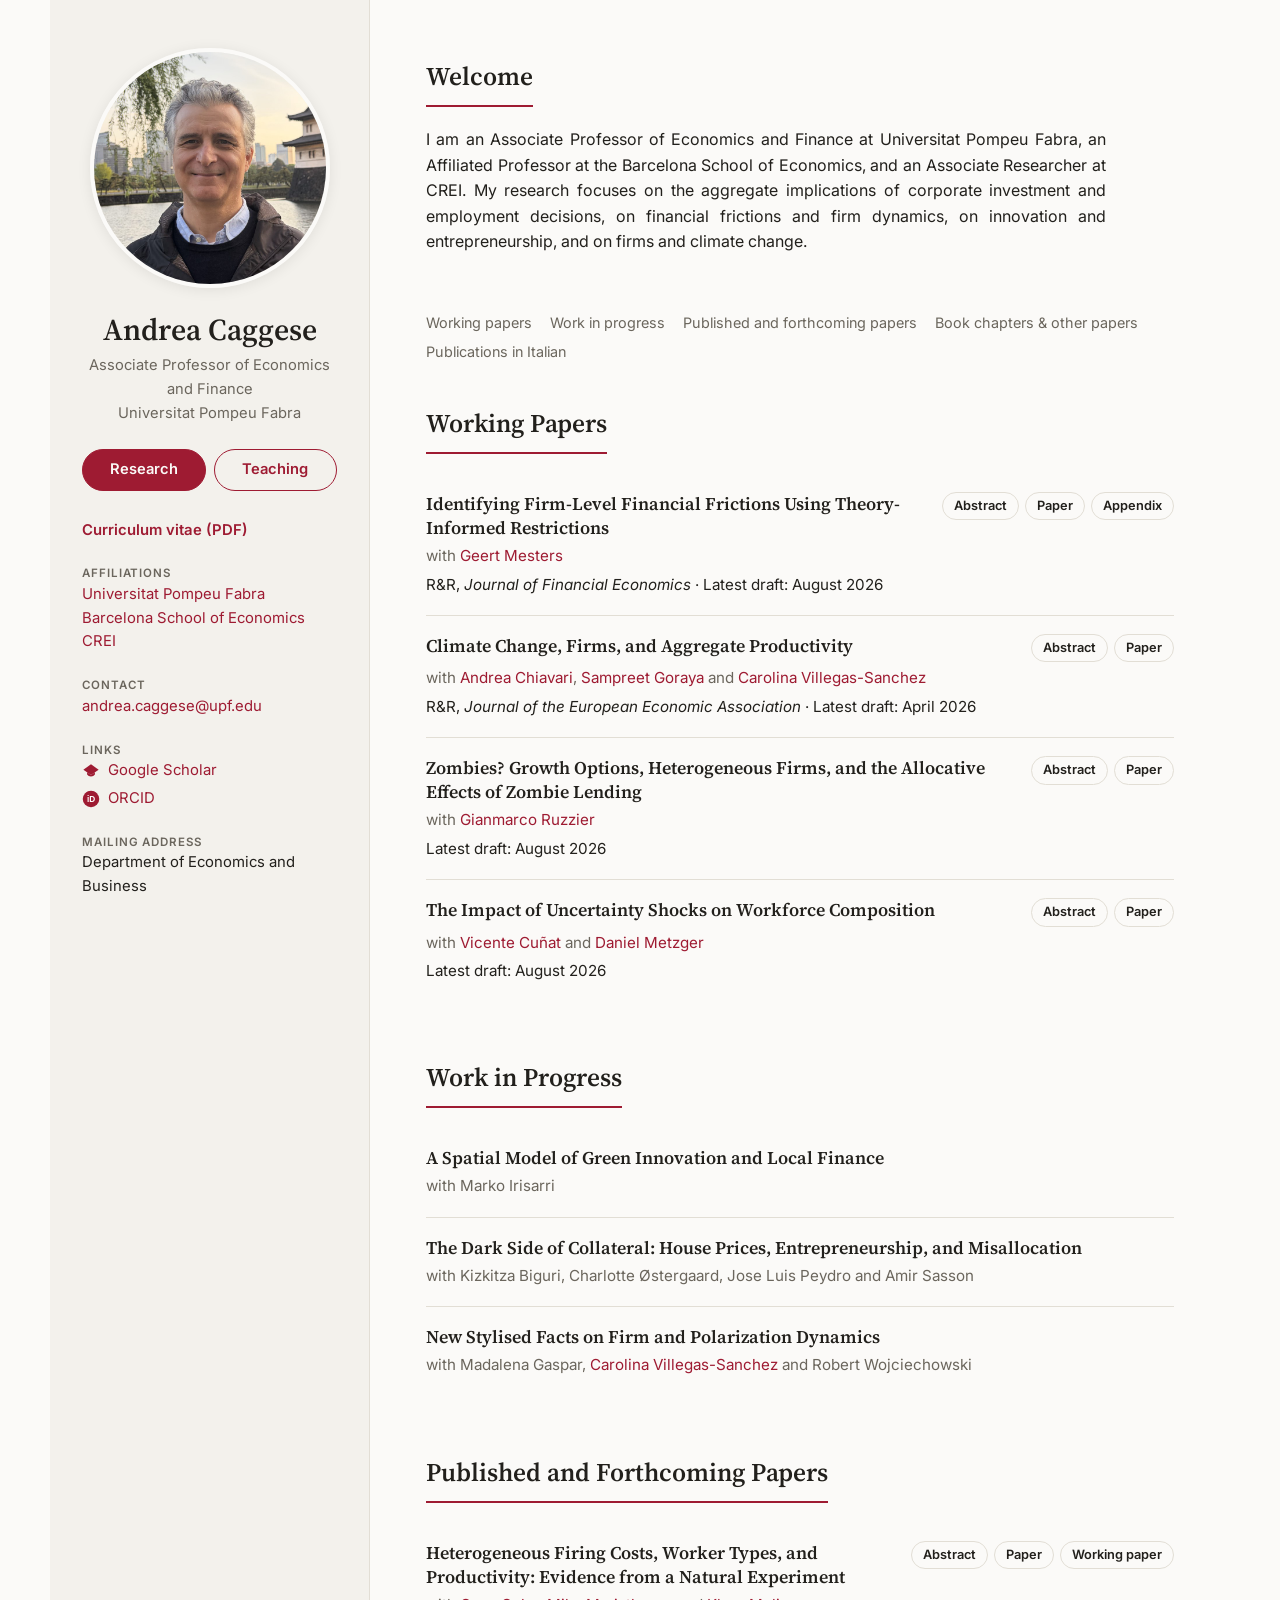
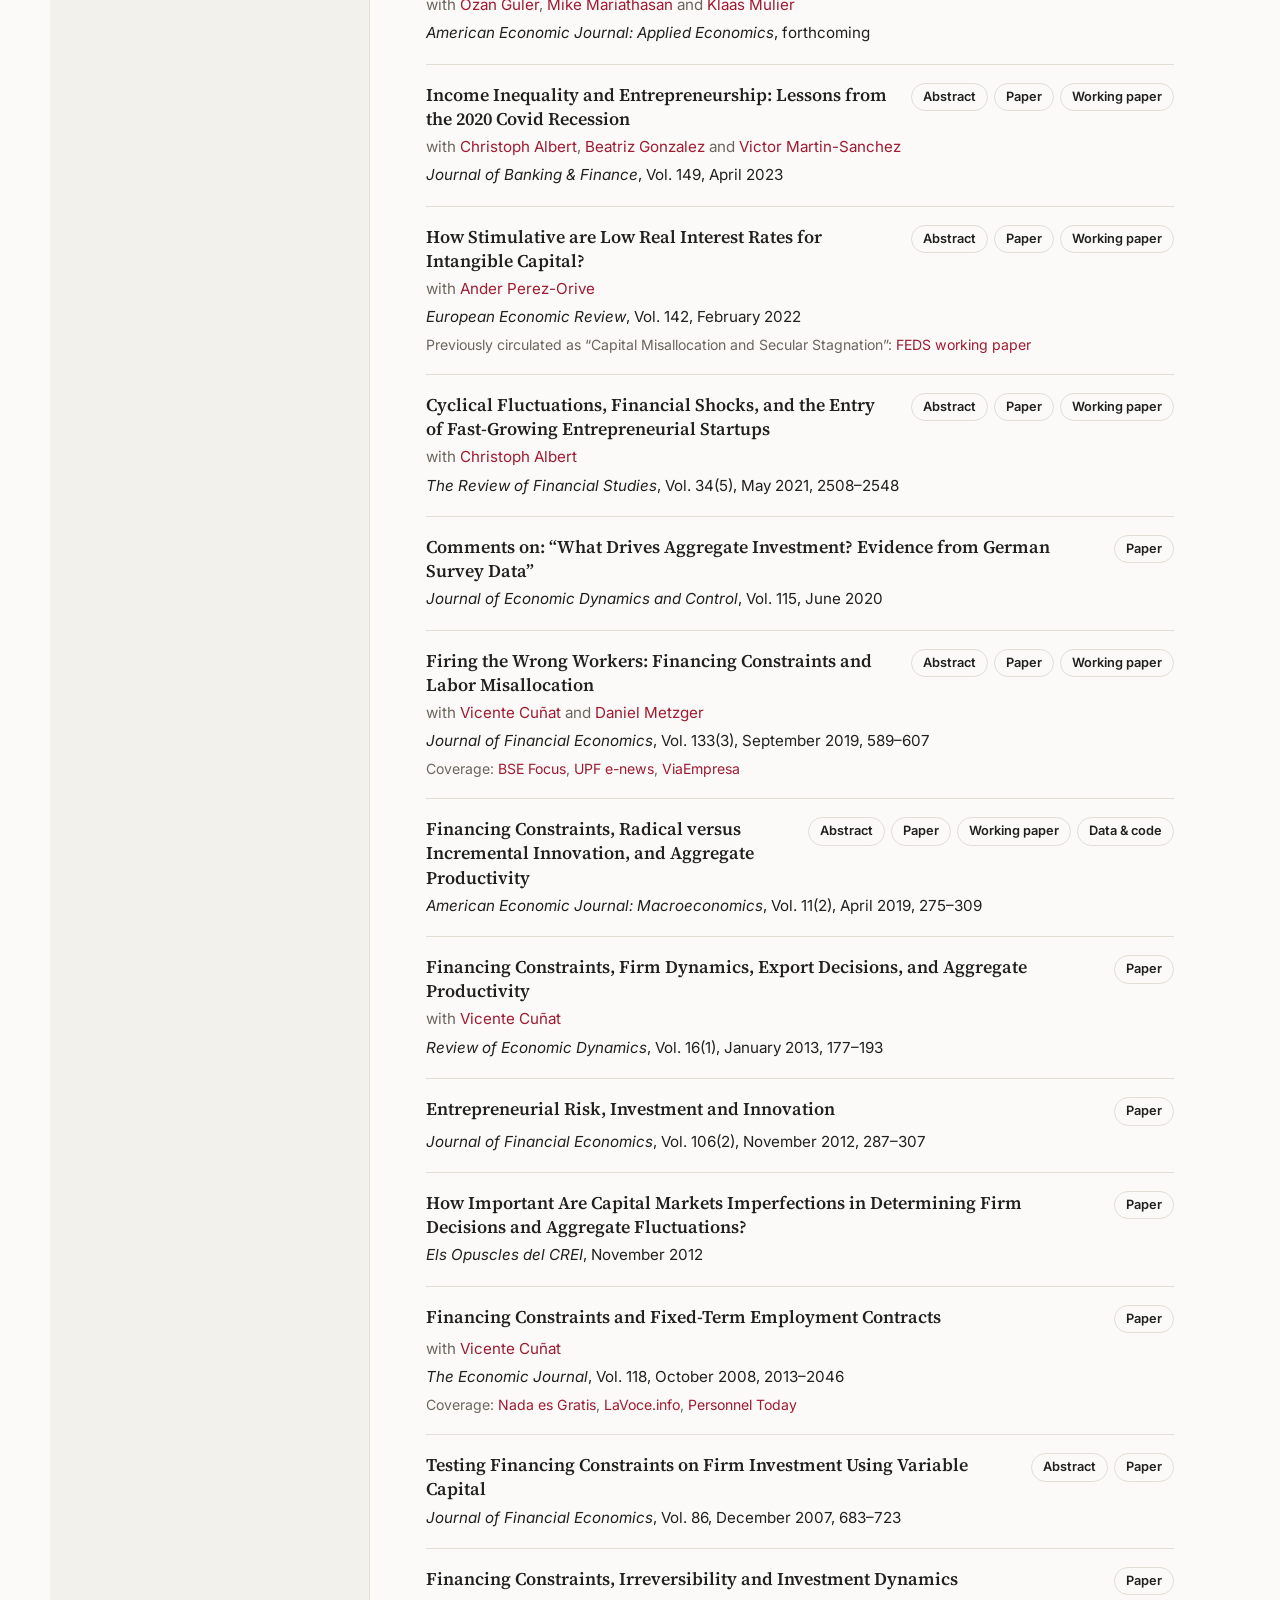
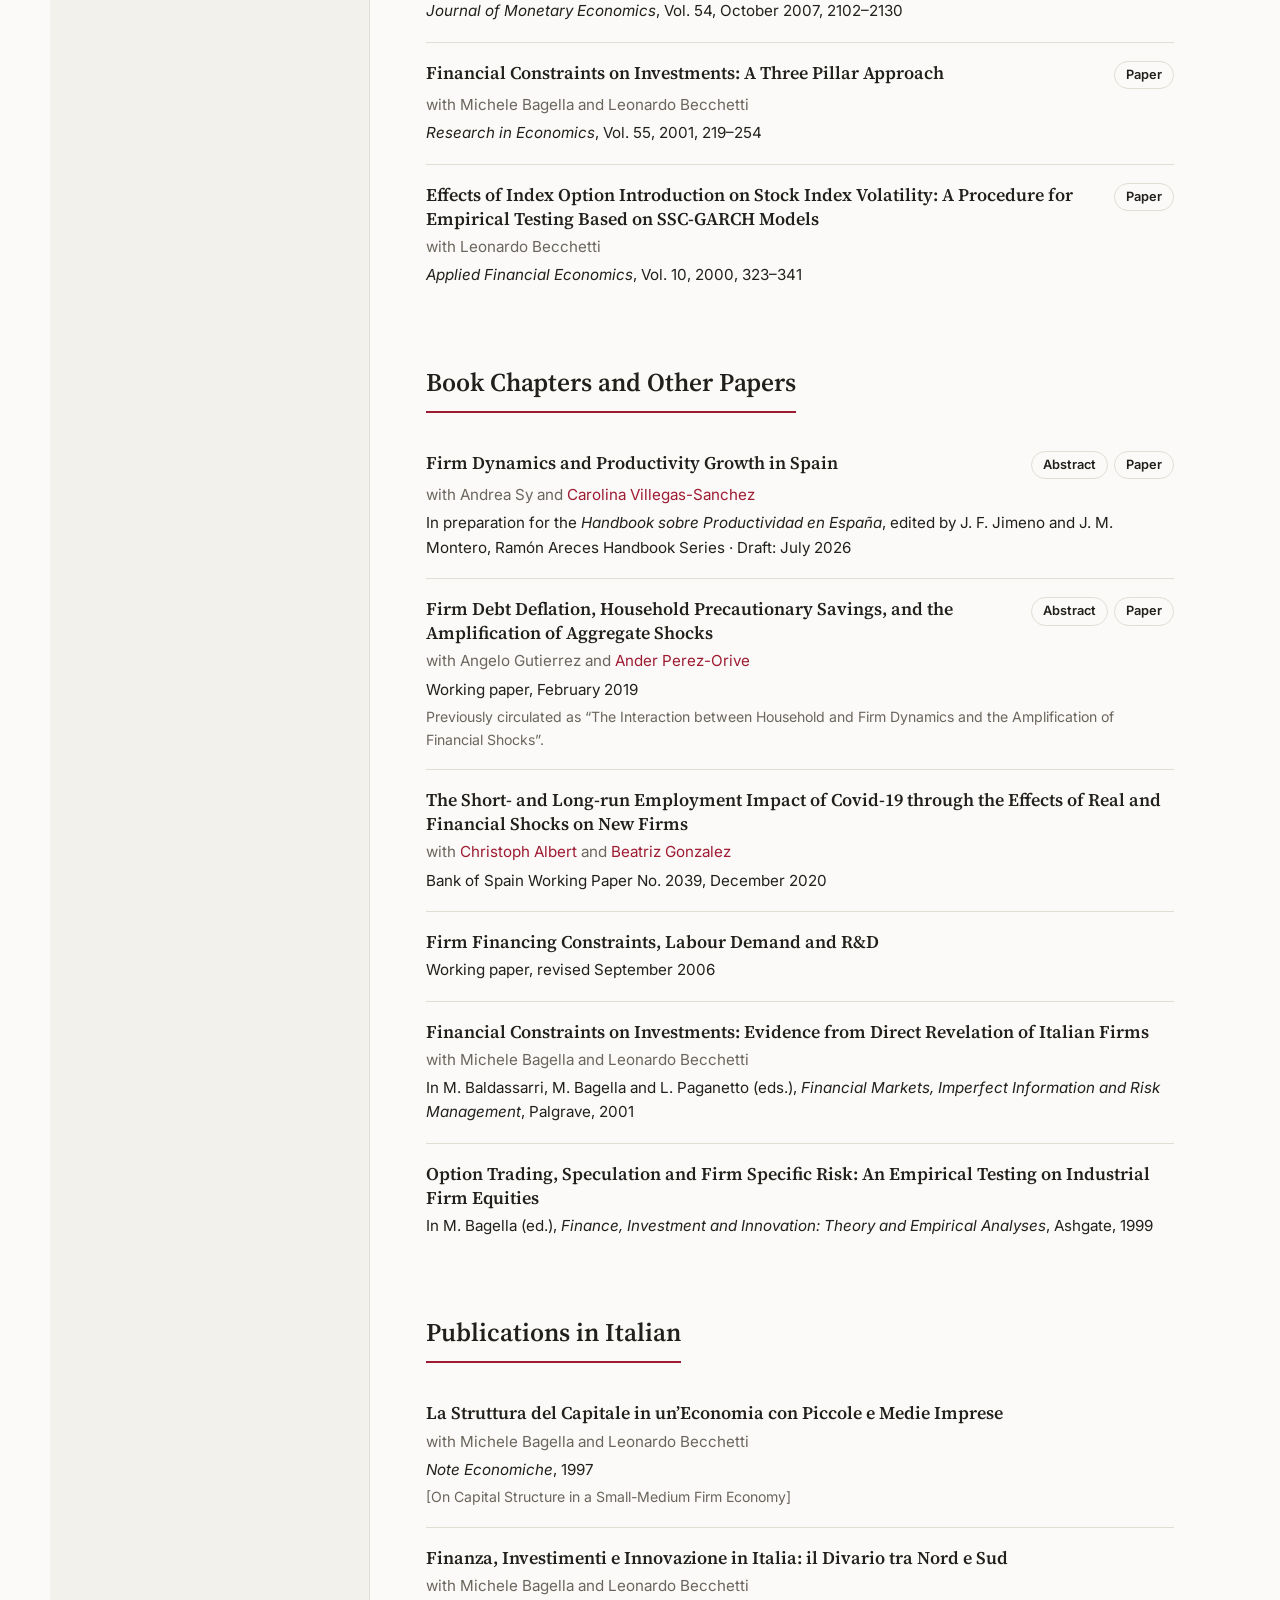
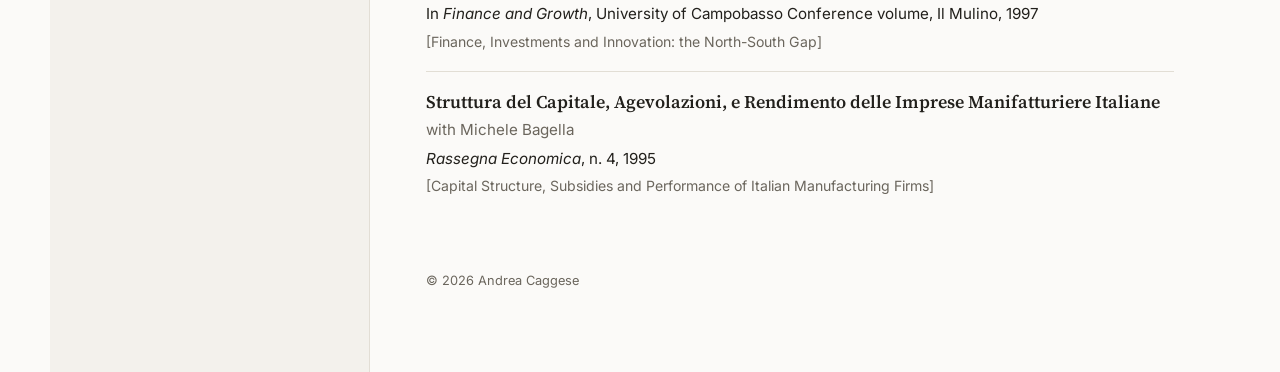
<file: index.html>
<!doctype html>
<html lang="en">
  <head>
    <meta charset="utf-8">
    <meta name="viewport" content="width=device-width, initial-scale=1">
    <title>Andrea Caggese</title>
    <meta name="description" content="Andrea Caggese, Associate Professor of Economics and Finance at Universitat Pompeu Fabra, BSE and CREI. Research in macro-finance, financial frictions, firm dynamics, innovation and climate change.">
    <link rel="preconnect" href="https://fonts.googleapis.com">
    <link rel="preconnect" href="https://fonts.gstatic.com" crossorigin>
    <link href="https://fonts.googleapis.com/css2?family=Inter:wght@400;600&family=Source+Serif+4:wght@400;600&display=swap" rel="stylesheet">
    <link rel="stylesheet" href="styles.css">
    <script data-goatcounter="https://andreacaggese.goatcounter.com/count" async src="//gc.zgo.at/count.js"></script>
  </head>
  <body>
    <main class="page-shell">
      <aside class="profile" aria-label="Profile">
        <div class="profile-inner">
          <img class="portrait" src="images/portrait.jpg" alt="Andrea Caggese" width="240" height="240">
          <h1>Andrea Caggese</h1>
          <p class="role">Associate Professor of Economics and Finance<br>Universitat Pompeu Fabra</p>

          <nav class="site-nav" aria-label="Pages">
            <a href="index.html" aria-current="page">Research</a>
            <a href="teaching.html">Teaching</a>
          </nav>

          <div class="profile-details">
            <div class="profile-section">
              <a class="cv-link" href="files/Curriculum_Vitae_Caggese.pdf" target="_blank" rel="noreferrer">Curriculum vitae (PDF)</a>
            </div>

            <div class="profile-section">
              <p class="profile-section-title">Affiliations</p>
              <p>
                <a href="https://www.upf.edu/web/econ" target="_blank" rel="noreferrer">Universitat Pompeu Fabra</a><br>
                <a href="https://bse.eu/" target="_blank" rel="noreferrer">Barcelona School of Economics</a><br>
                <a href="https://crei.cat/" target="_blank" rel="noreferrer">CREI</a>
              </p>
            </div>

            <div class="profile-section">
              <p class="profile-section-title">Contact</p>
              <p><a href="mailto:andrea.caggese@upf.edu">andrea.caggese@upf.edu</a></p>
            </div>

            <div class="profile-section">
              <p class="profile-section-title">Links</p>
              <nav class="social-links" aria-label="Profiles">
                <a href="https://scholar.google.com/citations?user=9UmCBvgAAAAJ&amp;hl=en" target="_blank" rel="noreferrer">
                  <svg class="social-icon" aria-hidden="true" viewBox="0 0 24 24"><path d="M12 3 1.8 10.2 12 17.4l10.2-7.2L12 3Z"/><path d="M6.8 13.7v3.1c1.2 1.6 3 2.5 5.2 2.5s4-.9 5.2-2.5v-3.1L12 17.4l-5.2-3.7Z"/></svg>
                  <span>Google Scholar</span>
                </a>
                <a href="https://orcid.org/0000-0003-4123-1190" target="_blank" rel="noreferrer">
                  <svg class="social-icon" aria-hidden="true" viewBox="0 0 24 24"><circle cx="12" cy="12" r="11"/><text x="12" y="16.2" text-anchor="middle" font-family="Arial, sans-serif" font-weight="700" font-size="11" fill="#fff">iD</text></svg>
                  <span>ORCID</span>
                </a>
              </nav>
            </div>

            <div class="profile-section address">
              <p class="profile-section-title">Mailing address</p>
              <address>
                Department of Economics and Business<br>
                Universitat Pompeu Fabra<br>
                Ramon Trias Fargas 25–27<br>
                08005 Barcelona, Spain
              </address>
            </div>
          </div>
        </div>
      </aside>

      <section class="content" aria-label="Research">
        <section class="section welcome-section" id="welcome">
          <h2>Welcome</h2>
          <p>
            I am an Associate Professor of Economics and Finance at Universitat Pompeu Fabra, an Affiliated
            Professor at the Barcelona School of Economics, and an Associate Researcher at CREI.
            My research focuses on the aggregate implications of corporate investment and
            employment decisions, on financial frictions and firm dynamics, on innovation and
            entrepreneurship, and on firms and climate change.
          </p>
        </section>

        <ul class="jump-links" aria-label="Sections">
          <li><a href="#working-papers">Working papers</a></li>
          <li><a href="#work-in-progress">Work in progress</a></li>
          <li><a href="#publications">Published and forthcoming papers</a></li>
          <li><a href="#other-papers">Book chapters &amp; other papers</a></li>
          <li><a href="#italian">Publications in Italian</a></li>
        </ul>

        <!-- ================= WORKING PAPERS ================= -->
        <section class="section" id="working-papers">
          <h2>Working Papers</h2>

          <article class="paper">
            <div class="paper-head">
              <h3>Identifying Firm-Level Financial Frictions Using Theory-Informed Restrictions</h3>
              <div class="paper-actions">
                <button class="toggle" type="button" aria-expanded="false">Abstract</button>
                <a href="files/Caggese_Mesters_Financial_Frictions.pdf" target="_blank" rel="noreferrer">Paper</a>
                <a href="files/Caggese_Mesters_Financial_Frictions_Appendix.pdf" target="_blank" rel="noreferrer">Appendix</a>
              </div>
            </div>
            <p class="authors">with <a href="https://www.geertmesters.com/" target="_blank" rel="noreferrer">Geert Mesters</a></p>
            <p class="status">R&amp;R, <em>Journal of Financial Economics</em> · Latest draft: August 2026</p>
            <div class="abstract" hidden>
              <p>We propose a theory-based method for identifying financially constrained firms using firm-level balance sheet data. We separately identify firm level productivity, liquidity and financial frictions shocks from observed output, debt and production inputs using sign and magnitude restrictions. These restrictions are proven consistent with a wide range of structural dynamic models, and valid regardless of the type of financing imperfection. Based on the identified shocks we construct indicators for identifying financially constrained firms. The method is validated for large US manufacturing firms and the quasi-universe of Spanish firms. Among others, we show that our indicator can capture episodes of increased financial frictions following covenant violations, while other commonly used indicators do not.</p>
            </div>
          </article>

          <article class="paper">
            <div class="paper-head">
              <h3>Climate Change, Firms, and Aggregate Productivity</h3>
              <div class="paper-actions">
                <button class="toggle" type="button" aria-expanded="false">Abstract</button>
                <a href="files/Caggese_Chiavari_Goraya_Villegas_Climate_Change.pdf" target="_blank" rel="noreferrer">Paper</a>
              </div>
            </div>
            <p class="authors">with <a href="https://andreachiavariecon.github.io/" target="_blank" rel="noreferrer">Andrea Chiavari</a>, <a href="https://sites.google.com/view/econsampreet" target="_blank" rel="noreferrer">Sampreet Goraya</a> and <a href="https://sites.google.com/site/carolinavillegassanchez/" target="_blank" rel="noreferrer">Carolina Villegas-Sanchez</a></p>
            <p class="status">R&amp;R, <em>Journal of the European Economic Association</em> · Latest draft: April 2026</p>
            <div class="abstract" hidden>
              <p>This paper develops a general equilibrium framework to study how temperature affects firm-level demand, productivity, and input allocation, and uses it to derive an aggregate damage function for climate change. Using matched data for Italian firms and climate variation, we find that extreme temperatures reduce both productivity and the marginal product of capital. Our model estimates aggregate productivity losses from local temperature fluctuations ranging from 1.6% to 17.8%, depending on adaptation and scenario. For a given scenario, these losses are about four times larger than in representative-firm models, which overlook frictions and heterogeneity. Embedding our framework into Integrated Assessment Models would revise upward the economic costs of climate change.</p>
            </div>
          </article>

          <article class="paper">
            <div class="paper-head">
              <h3>Zombies? Growth Options, Heterogeneous Firms, and the Allocative Effects of Zombie Lending</h3>
              <div class="paper-actions">
                <button class="toggle" type="button" aria-expanded="false">Abstract</button>
                <a href="files/Caggese_Ruzzier_Zombies.pdf" target="_blank" rel="noreferrer">Paper</a>
              </div>
            </div>
            <p class="authors">with <a href="https://www.gianmarcoruzzier.com/home" target="_blank" rel="noreferrer">Gianmarco Ruzzier</a></p>
            <p class="status">Latest draft: August 2026</p>
            <div class="abstract" hidden>
              <p>We develop a model with firm dynamics, imperfect competition, and investment options. Firms borrow using credit lines offered by competitive lenders that can optimally provide “zombie” lending, with an interest rate below the risk free rate. We show that zombie lending is used in equilibrium to subsidise two very different types of firms: “Stagnant zombies” previously borrowed to fund projects that are no longer feasible. They are offered zombie lending so that they can gradually reduce their debt and avoid default. “High-potential zombies” have options to invest in projects that can increase their profitability, and borrow to pursue them. Zombie lending “buys them more time”, in the hope they will become more profitable in the future and will thus be able to repay the debt. We show that while both types of zombie firms are consistent with the way such firms are usually identified in the empirical literature, they have opposite implications for misallocation and aggregate productivity and welfare. The model provides several testable predictions that allow us to identify these different types. Using firm-level data from Italian firms between 2007-2016, we show that in sectors where zombie firms are more likely to be the high potential type, they are significantly more likely to become highly profitable in the future. Furthermore, these sectors exhibit positive TFP responses to higher zombie prevalence, while those dominated by stagnant zombies show declining productivity.</p>
            </div>
          </article>

          <article class="paper">
            <div class="paper-head">
              <h3>The Impact of Uncertainty Shocks on Workforce Composition</h3>
              <div class="paper-actions">
                <button class="toggle" type="button" aria-expanded="false">Abstract</button>
                <a href="files/Caggese_Cunat_Metzger_Uncertainty.pdf" target="_blank" rel="noreferrer">Paper</a>
              </div>
            </div>
            <p class="authors">with <a href="https://www.vicentecunat.com/" target="_blank" rel="noreferrer">Vicente Cuñat</a> and <a href="https://sites.google.com/site/danielmetzgerhome/" target="_blank" rel="noreferrer">Daniel Metzger</a></p>
            <p class="status">Latest draft: August 2026</p>
            <div class="abstract" hidden>
              <p>We show that firm-specific uncertainty shocks have large effects on the composition of hiring and firing, even when their impact on overall employment is small. We construct a firm-specific profit uncertainty index and profit shocks for Swedish firms and their employees (1997–2017) using shrinkage methods on commodity prices. Higher uncertainty decreases the likelihood of firing younger and shorter-tenured workers, while it increases the firing of more skilled workers. Furthermore, it increases the hiring of workers with sector-specific experience. These findings are consistent with a model where heterogeneous workers vary in specialization and flexibility, and uncertainty differently impacts the option value of firing and relocating workers.</p>
            </div>
          </article>
        </section>

        <!-- ================= WORK IN PROGRESS ================= -->
        <section class="section" id="work-in-progress">
          <h2>Work in Progress</h2>

          <article class="paper">
            <h3>A Spatial Model of Green Innovation and Local Finance</h3>
            <p class="authors">with Marko Irisarri</p>
          </article>

          <article class="paper">
            <h3>The Dark Side of Collateral: House Prices, Entrepreneurship, and Misallocation</h3>
            <p class="authors">with Kizkitza Biguri, Charlotte Østergaard, Jose Luis Peydro and Amir Sasson</p>
          </article>

          <article class="paper">
            <h3>New Stylised Facts on Firm and Polarization Dynamics</h3>
            <p class="authors">with Madalena Gaspar, <a href="https://sites.google.com/site/carolinavillegassanchez/" target="_blank" rel="noreferrer">Carolina Villegas-Sanchez</a> and Robert Wojciechowski</p>
          </article>
        </section>

        <!-- ================= PUBLICATIONS ================= -->
        <section class="section" id="publications">
          <h2>Published and Forthcoming Papers</h2>

          <article class="paper">
            <div class="paper-head">
              <h3>Heterogeneous Firing Costs, Worker Types, and Productivity: Evidence from a Natural Experiment</h3>
              <div class="paper-actions">
                <button class="toggle" type="button" aria-expanded="false">Abstract</button>
                <a href="https://www.aeaweb.org/articles?id=10.1257/app.20240471" target="_blank" rel="noreferrer">Paper</a>
                <a href="files/Caggese_Guler_Mariathasan_Mulier_Firing_Costs.pdf" target="_blank" rel="noreferrer">Working paper</a>
              </div>
            </div>
            <p class="authors">with <a href="https://www.ozanguler.net/" target="_blank" rel="noreferrer">Ozan Guler</a>, <a href="https://sites.google.com/site/mikemariathasan/home" target="_blank" rel="noreferrer">Mike Mariathasan</a> and <a href="https://sites.google.com/site/mulierklaas/" target="_blank" rel="noreferrer">Klaas Mulier</a></p>
            <p class="status"><em>American Economic Journal: Applied Economics</em>, forthcoming</p>
            <div class="abstract" hidden>
              <p>We investigate how firing costs affect input choices and total factor productivity (TFP) by exploiting a labor reform in Belgium that increased firing costs of blue-collar workers relative to white-collar workers. Using a difference-in-differences design, we show that hiring and separations at blue-collar-intensive firms declined by 8 percent after the reform relative to white-collar-intensive firms. Moreover, blue-collar-intensive firms shifted workforce composition toward white-collar workers, offered fewer permanent contracts, and relied more on outsourced labor. We find no evidence of capital-intensive technology adoption and only little evidence of human capital investment. Ultimately, blue-collar-intensive firms experienced a 4.8 percent decline in TFP.</p>
            </div>
          </article>

          <article class="paper">
            <div class="paper-head">
              <h3>Income Inequality and Entrepreneurship: Lessons from the 2020 Covid Recession</h3>
              <div class="paper-actions">
                <button class="toggle" type="button" aria-expanded="false">Abstract</button>
                <a href="https://doi.org/10.1016/j.jbankfin.2023.106779" target="_blank" rel="noreferrer">Paper</a>
                <a href="https://drive.google.com/file/d/1wf5K-IZgx8vPZfVKFnbluz4ixOZacKU7/view?usp=sharing" target="_blank" rel="noreferrer">Working paper</a>
              </div>
            </div>
            <p class="authors">with <a href="https://christophalbert.weebly.com/" target="_blank" rel="noreferrer">Christoph Albert</a>, <a href="https://beatrizgonzalezlopez.weebly.com/" target="_blank" rel="noreferrer">Beatriz Gonzalez</a> and <a href="https://victormartinsanchez.com/" target="_blank" rel="noreferrer">Victor Martin-Sanchez</a></p>
            <p class="status"><em>Journal of Banking &amp; Finance</em>, Vol. 149, April 2023</p>
            <div class="abstract" hidden>
              <p>We study entry into entrepreneurship during the COVID-19 recession of 2020 using new data from an extensive survey of more than 24,000 Spanish households, conducted between June and November 2020. We find that while the overall decline in the startup rate in 2020 was large, and of a similar magnitude as that during the Great Recession, the differential impact depending on ex ante income was starkly different. During 2020, the drop in firm entry was entirely concentrated among low- and medium-income households. We show that the entrepreneurship gap between these households and their high-income counterparts is not directly explained by social distancing, since it is mostly driven by the sectors not directly affected by lockdown measures, and it is larger among households that did not suffer a negative income shock during the pandemic. We instead find evidence indicating that high-income households performed relatively better during the COVID-19 recession because they had the means to exploit new business opportunities, thanks to their larger wealth and better access to external finance.</p>
            </div>
          </article>

          <article class="paper">
            <div class="paper-head">
              <h3>How Stimulative are Low Real Interest Rates for Intangible Capital?</h3>
              <div class="paper-actions">
                <button class="toggle" type="button" aria-expanded="false">Abstract</button>
                <a href="https://www.sciencedirect.com/science/article/pii/S001429212100266X" target="_blank" rel="noreferrer">Paper</a>
                <a href="https://drive.google.com/file/d/1L-RFKMVnv1PNLpPZJpwiMnWrLXsKGpBt/view?usp=sharing" target="_blank" rel="noreferrer">Working paper</a>
              </div>
            </div>
            <p class="authors">with <a href="https://sites.google.com/site/anderperezorive/" target="_blank" rel="noreferrer">Ander Perez-Orive</a></p>
            <p class="status"><em>European Economic Review</em>, Vol. 142, February 2022</p>
            <p class="extra">Previously circulated as “Capital Misallocation and Secular Stagnation”: <a href="https://www.federalreserve.gov/econresdata/feds/2017/files/2017009pap.pdf" target="_blank" rel="noreferrer">FEDS working paper</a></p>
            <div class="abstract" hidden>
              <p>We study theoretically and empirically how the increase in the intensity of intangible capital in production in recent decades affects the sensitivity of investment to interest rates. In contrast to tangible capital, intangible capital has low collateral value and must be financed in a larger part with accumulated corporate savings, especially in more financially constrained firms and for more lumpy investments. High-intangibles firms are, therefore, more likely to be net savers in equilibrium and, for them, low interest rates are not as stimulative as for high-tangibles firms. We show in a realistically calibrated model that the rise of intangible capital substantially dampens the positive effects of low interest rates on investment because of this mechanism, increasing the misallocation of resources. We find strong empirical support for this effect by studying the investment decisions of U.S. firms.</p>
            </div>
          </article>

          <article class="paper">
            <div class="paper-head">
              <h3>Cyclical Fluctuations, Financial Shocks, and the Entry of Fast-Growing Entrepreneurial Startups</h3>
              <div class="paper-actions">
                <button class="toggle" type="button" aria-expanded="false">Abstract</button>
                <a href="https://doi.org/10.1093/rfs/hhaa112" target="_blank" rel="noreferrer">Paper</a>
                <a href="https://crei.cat/wp-content/uploads/2019/06/CFFS.pdf" target="_blank" rel="noreferrer">Working paper</a>
              </div>
            </div>
            <p class="authors">with <a href="https://christophalbert.weebly.com/" target="_blank" rel="noreferrer">Christoph Albert</a></p>
            <p class="status"><em>The Review of Financial Studies</em>, Vol. 34(5), May 2021, 2508–2548</p>
            <div class="abstract" hidden>
              <p>We analyze a multi-year, multi-country entrepreneurship survey with more than one million observations to identify startups with low- and high-growth potential, and we confirm the validity of these ex-ante measures with ex post firm-level information on employment growth. We find that negative aggregate financial shocks reduce all startup types, but their effect is significantly stronger for startups with high growth potential, especially when GDP growth is low. Our results uncover a new composition of entry channel that significantly reduces employment growth and is potentially important for explaining slow recoveries after financial crises.</p>
            </div>
          </article>

          <article class="paper">
            <div class="paper-head">
              <h3>Comments on: “What Drives Aggregate Investment? Evidence from German Survey Data”</h3>
              <div class="paper-actions">
                <a href="https://www.sciencedirect.com/science/article/pii/S0165188920300439" target="_blank" rel="noreferrer">Paper</a>
              </div>
            </div>
            <p class="status"><em>Journal of Economic Dynamics and Control</em>, Vol. 115, June 2020</p>
          </article>

          <article class="paper">
            <div class="paper-head">
              <h3>Firing the Wrong Workers: Financing Constraints and Labor Misallocation</h3>
              <div class="paper-actions">
                <button class="toggle" type="button" aria-expanded="false">Abstract</button>
                <a href="https://www.sciencedirect.com/science/article/pii/S0304405X1830206X" target="_blank" rel="noreferrer">Paper</a>
                <a href="https://drive.google.com/file/d/1CKlOKasvVzGdqf0sskrSoTAa9QJ_fpA3/view?usp=sharing" target="_blank" rel="noreferrer">Working paper</a>
              </div>
            </div>
            <p class="authors">with <a href="https://www.vicentecunat.com/" target="_blank" rel="noreferrer">Vicente Cuñat</a> and <a href="https://sites.google.com/site/danielmetzgerhome/" target="_blank" rel="noreferrer">Daniel Metzger</a></p>
            <p class="status"><em>Journal of Financial Economics</em>, Vol. 133(3), September 2019, 589–607</p>
            <p class="extra">Coverage:
              <a href="https://focus.barcelonagse.eu/firing-wrong-workers/" target="_blank" rel="noreferrer">BSE Focus</a>,
              <a href="https://www.upf.edu/en/web/e-noticies/recerca_upf/-/asset_publisher/8EYbnGNU3js6/content/id/219882874/maximized#.XZTLAuczZUN" target="_blank" rel="noreferrer">UPF e-news</a>,
              <a href="https://www.viaempresa.cat/economia/empreses-crisi-acomiadaments_205951_102.html" target="_blank" rel="noreferrer">ViaEmpresa</a>
            </p>
            <div class="abstract" hidden>
              <p>Firms consider wages, current and expected productivity as well as firing and hiring costs when firing a worker. Financing constraints distort this intertemporal trade-off, leading firms to sub-optimally fire short-tenured workers with high future expected productivity. We provide empirical evidence of this distortion using matched employer-employee data from the Swedish population between 2000 and 2010. We propose a new empirical strategy that uses credit ratings to identify financing constraints and uses exchange rates and trade data to identify demand shocks. Our empirical results identify an important new misallocation effect of financial frictions that operates within firms across different types of workers.</p>
            </div>
          </article>

          <article class="paper">
            <div class="paper-head">
              <h3>Financing Constraints, Radical versus Incremental Innovation, and Aggregate Productivity</h3>
              <div class="paper-actions">
                <button class="toggle" type="button" aria-expanded="false">Abstract</button>
                <a href="https://www.aeaweb.org/articles?id=10.1257/mac.20160298" target="_blank" rel="noreferrer">Paper</a>
                <a href="https://drive.google.com/file/d/1HGR2T4qSUO4-K9zSBflBlEY1q0XUCWL0/view?usp=sharing" target="_blank" rel="noreferrer">Working paper</a>
                <a href="https://www.dropbox.com/s/iihv7y8h726l7uu/data%20files%20for%20replication%20version%202%20%2824%20January%202020%29.zip?dl=0" target="_blank" rel="noreferrer">Data &amp; code</a>
              </div>
            </div>
            <p class="status"><em>American Economic Journal: Macroeconomics</em>, Vol. 11(2), April 2019, 275–309</p>
            <div class="abstract" hidden>
              <p>I provide new empirical evidence on the negative relationship between financial frictions and productivity growth over a firm’s life cycle. I show that a model of firm dynamics with incremental innovation cannot explain this evidence. However, further including radical innovation, which is very risky but potentially very productive, allows for the joint replication of several stylized facts about the dynamics of young and old firms and the differences in productivity growth in industries with different degrees of financing frictions. These frictions matter because they act as a barrier to entry that reduces competition and the risk-taking of young firms.</p>
            </div>
          </article>

          <article class="paper">
            <div class="paper-head">
              <h3>Financing Constraints, Firm Dynamics, Export Decisions, and Aggregate Productivity</h3>
              <div class="paper-actions">
                <a href="https://www.sciencedirect.com/science/article/pii/S1094202512000622" target="_blank" rel="noreferrer">Paper</a>
              </div>
            </div>
            <p class="authors">with <a href="https://www.vicentecunat.com/" target="_blank" rel="noreferrer">Vicente Cuñat</a></p>
            <p class="status"><em>Review of Economic Dynamics</em>, Vol. 16(1), January 2013, 177–193</p>
          </article>

          <article class="paper">
            <div class="paper-head">
              <h3>Entrepreneurial Risk, Investment and Innovation</h3>
              <div class="paper-actions">
                <a href="https://www.sciencedirect.com/science/article/pii/S0304405X12000803" target="_blank" rel="noreferrer">Paper</a>
              </div>
            </div>
            <p class="status"><em>Journal of Financial Economics</em>, Vol. 106(2), November 2012, 287–307</p>
          </article>

          <article class="paper">
            <div class="paper-head">
              <h3>How Important Are Capital Markets Imperfections in Determining Firm Decisions and Aggregate Fluctuations?</h3>
              <div class="paper-actions">
                <a href="http://www.crei.cat/wp-content/uploads/opuscles/121127131924_ENG_33_ANG3.pdf" target="_blank" rel="noreferrer">Paper</a>
              </div>
            </div>
            <p class="status"><em>Els Opuscles del CREI</em>, November 2012</p>
          </article>

          <article class="paper">
            <div class="paper-head">
              <h3>Financing Constraints and Fixed-Term Employment Contracts</h3>
              <div class="paper-actions">
                <a href="https://onlinelibrary.wiley.com/doi/full/10.1111/j.1468-0297.2008.02200.x" target="_blank" rel="noreferrer">Paper</a>
              </div>
            </div>
            <p class="authors">with <a href="https://www.vicentecunat.com/" target="_blank" rel="noreferrer">Vicente Cuñat</a></p>
            <p class="status"><em>The Economic Journal</em>, Vol. 118, October 2008, 2013–2046</p>
            <p class="extra">Coverage:
              <a href="https://nadaesgratis.es/garicano/la-falta-de-acceso-al-credito-intensifica-la-dualidad-del-mercado-laboral/comment-page-1" target="_blank" rel="noreferrer">Nada es Gratis</a>,
              <a href="https://www.lavoce.info/archives/26592/imprese-piu-solide-contro-il-precariato/" target="_blank" rel="noreferrer">LaVoce.info</a>,
              <a href="https://www.personneltoday.com/hr/global-economic-crisis-may-force-more-short-term-contracts/" target="_blank" rel="noreferrer">Personnel Today</a>
            </p>
          </article>

          <article class="paper">
            <div class="paper-head">
              <h3>Testing Financing Constraints on Firm Investment Using Variable Capital</h3>
              <div class="paper-actions">
                <button class="toggle" type="button" aria-expanded="false">Abstract</button>
                <a href="https://www.sciencedirect.com/science/article/pii/S0304405X07001201" target="_blank" rel="noreferrer">Paper</a>
              </div>
            </div>
            <p class="status"><em>Journal of Financial Economics</em>, Vol. 86, December 2007, 683–723</p>
            <div class="abstract" hidden>
              <p>We consider a dynamic multifactor model of investment with financing imperfections, adjustment costs and fixed and variable capital. We use the model to derive a test of financing constraints based on a reduced form variable capital equation. Simulation results show that this test correctly identifies financially constrained firms even when the estimation of firms’ investment opportunities is very noisy. In addition, the test is well specified in the presence of both concave and convex adjustment costs of fixed capital. We confirm empirically the validity of this test on a sample of small Italian manufacturing companies.</p>
            </div>
          </article>

          <article class="paper">
            <div class="paper-head">
              <h3>Financing Constraints, Irreversibility and Investment Dynamics</h3>
              <div class="paper-actions">
                <a href="https://www.sciencedirect.com/science/article/pii/S0304393206002248" target="_blank" rel="noreferrer">Paper</a>
              </div>
            </div>
            <p class="status"><em>Journal of Monetary Economics</em>, Vol. 54, October 2007, 2102–2130</p>
          </article>

          <article class="paper">
            <div class="paper-head">
              <h3>Financial Constraints on Investments: A Three Pillar Approach</h3>
              <div class="paper-actions">
                <a href="https://www.sciencedirect.com/science/article/pii/S1090944300902497" target="_blank" rel="noreferrer">Paper</a>
              </div>
            </div>
            <p class="authors">with Michele Bagella and Leonardo Becchetti</p>
            <p class="status"><em>Research in Economics</em>, Vol. 55, 2001, 219–254</p>
          </article>

          <article class="paper">
            <div class="paper-head">
              <h3>Effects of Index Option Introduction on Stock Index Volatility: A Procedure for Empirical Testing Based on SSC-GARCH Models</h3>
              <div class="paper-actions">
                <a href="https://www.tandfonline.com/doi/abs/10.1080/096031000331734" target="_blank" rel="noreferrer">Paper</a>
              </div>
            </div>
            <p class="authors">with Leonardo Becchetti</p>
            <p class="status"><em>Applied Financial Economics</em>, Vol. 10, 2000, 323–341</p>
          </article>
        </section>

        <!-- ================= OTHER PAPERS ================= -->
        <section class="section" id="other-papers">
          <h2>Book Chapters and Other Papers</h2>

          <article class="paper">
            <div class="paper-head">
              <h3>Firm Dynamics and Productivity Growth in Spain</h3>
              <div class="paper-actions">
                <button class="toggle" type="button" aria-expanded="false">Abstract</button>
                <a href="files/Caggese_Sy_Villegas_Firm_Dynamics_Spain.pdf" target="_blank" rel="noreferrer">Paper</a>
              </div>
            </div>
            <p class="authors">with Andrea Sy and <a href="https://sites.google.com/site/carolinavillegassanchez/" target="_blank" rel="noreferrer">Carolina Villegas-Sanchez</a></p>
            <p class="status">In preparation for the <em>Handbook sobre Productividad en España</em>, edited by J. F. Jimeno and J. M. Montero, Ramón Areces Handbook Series · Draft: July 2026</p>
            <div class="abstract" hidden>
              <p>This chapter examines the relationship between firm dynamics and aggregate productivity growth in Spain over 2000–2023, using firm-level data from the Central Balance Sheet Database of the Banco de España. It argues that Spain’s stagnation in total factor productivity reflects the interaction of two forces. The first is cyclical. A credit boom generated capital deepening alongside misallocation. The crisis then depressed productivity through slow factor adjustment among older incumbents and a banking-crisis-driven credit contraction constraining younger firms, while the recovery was driven disproportionately by incumbents aged 21 and over. The second is secular: Spain experienced a persistent decline in firm dynamism, reflected in falling entry rates, declining job reallocation, and a marked aging of the firm population that predates and outlasts the crisis. Their interaction helps explain the narrowness of the post-crisis recovery: as younger cohorts shrank, aggregate productivity became increasingly dependent on older incumbents rather than renewed by productive entry. The chapter finds no strengthening of the cleansing mechanism during the recession, and shows that age-related productivity growth differences flattened after the crisis, turning mildly negative for firms aged 6–20 during the recovery. This points to weaker life cycle dynamics underlying long-run productivity growth in Spain.</p>
            </div>
          </article>

          <article class="paper">
            <div class="paper-head">
              <h3>Firm Debt Deflation, Household Precautionary Savings, and the Amplification of Aggregate Shocks</h3>
              <div class="paper-actions">
                <button class="toggle" type="button" aria-expanded="false">Abstract</button>
                <a href="https://drive.google.com/file/d/1IG8jnb7w1jmizO2At8shQOlCwI9zmsBw/view" target="_blank" rel="noreferrer">Paper</a>
              </div>
            </div>
            <p class="authors">with Angelo Gutierrez and <a href="https://sites.google.com/site/anderperezorive/" target="_blank" rel="noreferrer">Ander Perez-Orive</a></p>
            <p class="status">Working paper, February 2019</p>
            <p class="extra">Previously circulated as “The Interaction between Household and Firm Dynamics and the Amplification of Financial Shocks”.</p>
            <div class="abstract" hidden>
              <p>Deleveraging shocks that increase household precautionary savings, and financial and uncertainty shocks to firms, interact and amplify each other, even when these same shocks separately have moderate effects on output and employment. This result is obtained in a model in which heterogeneous households face financial frictions and unemployment risk and in which heterogeneous firms borrow funds using nominally fixed long-term debt and face costly bankruptcy. This novel amplification mechanism is based on a dynamic feedback between the precautionary behavior of households and the bankruptcy and entry decisions of firms. Our results support the view that firm financial frictions are important to understand the effect of household deleveraging on unemployment, consistent with recent empirical studies examining the 2007-2009 Great Recession.</p>
            </div>
          </article>

          <article class="paper">
            <h3>The Short- and Long-run Employment Impact of Covid-19 through the Effects of Real and Financial Shocks on New Firms</h3>
            <p class="authors">with <a href="https://christophalbert.weebly.com/" target="_blank" rel="noreferrer">Christoph Albert</a> and <a href="https://beatrizgonzalezlopez.weebly.com/" target="_blank" rel="noreferrer">Beatriz Gonzalez</a></p>
            <p class="status">Bank of Spain Working Paper No. 2039, December 2020</p>
          </article>

          <article class="paper">
            <h3>Firm Financing Constraints, Labour Demand and R&amp;D</h3>
            <p class="status">Working paper, revised September 2006</p>
          </article>

          <article class="paper">
            <h3>Financial Constraints on Investments: Evidence from Direct Revelation of Italian Firms</h3>
            <p class="authors">with Michele Bagella and Leonardo Becchetti</p>
            <p class="status">In M. Baldassarri, M. Bagella and L. Paganetto (eds.), <em>Financial Markets, Imperfect Information and Risk Management</em>, Palgrave, 2001</p>
          </article>

          <article class="paper">
            <h3>Option Trading, Speculation and Firm Specific Risk: An Empirical Testing on Industrial Firm Equities</h3>
            <p class="status">In M. Bagella (ed.), <em>Finance, Investment and Innovation: Theory and Empirical Analyses</em>, Ashgate, 1999</p>
          </article>
        </section>

        <!-- ================= PUBLICATIONS IN ITALIAN ================= -->
        <section class="section" id="italian">
          <h2>Publications in Italian</h2>

          <article class="paper">
            <h3>La Struttura del Capitale in un’Economia con Piccole e Medie Imprese</h3>
            <p class="authors">with Michele Bagella and Leonardo Becchetti</p>
            <p class="status"><em>Note Economiche</em>, 1997</p>
            <p class="extra">[On Capital Structure in a Small-Medium Firm Economy]</p>
          </article>

          <article class="paper">
            <h3>Finanza, Investimenti e Innovazione in Italia: il Divario tra Nord e Sud</h3>
            <p class="authors">with Michele Bagella and Leonardo Becchetti</p>
            <p class="status">In <em>Finance and Growth</em>, University of Campobasso Conference volume, Il Mulino, 1997</p>
            <p class="extra">[Finance, Investments and Innovation: the North-South Gap]</p>
          </article>

          <article class="paper">
            <h3>Struttura del Capitale, Agevolazioni, e Rendimento delle Imprese Manifatturiere Italiane</h3>
            <p class="authors">with Michele Bagella</p>
            <p class="status"><em>Rassegna Economica</em>, n. 4, 1995</p>
            <p class="extra">[Capital Structure, Subsidies and Performance of Italian Manufacturing Firms]</p>
          </article>
        </section>

        <footer>© <span id="year">2026</span> Andrea Caggese</footer>
      </section>
    </main>
    <script src="script.js"></script>
  </body>
</html>
</file>
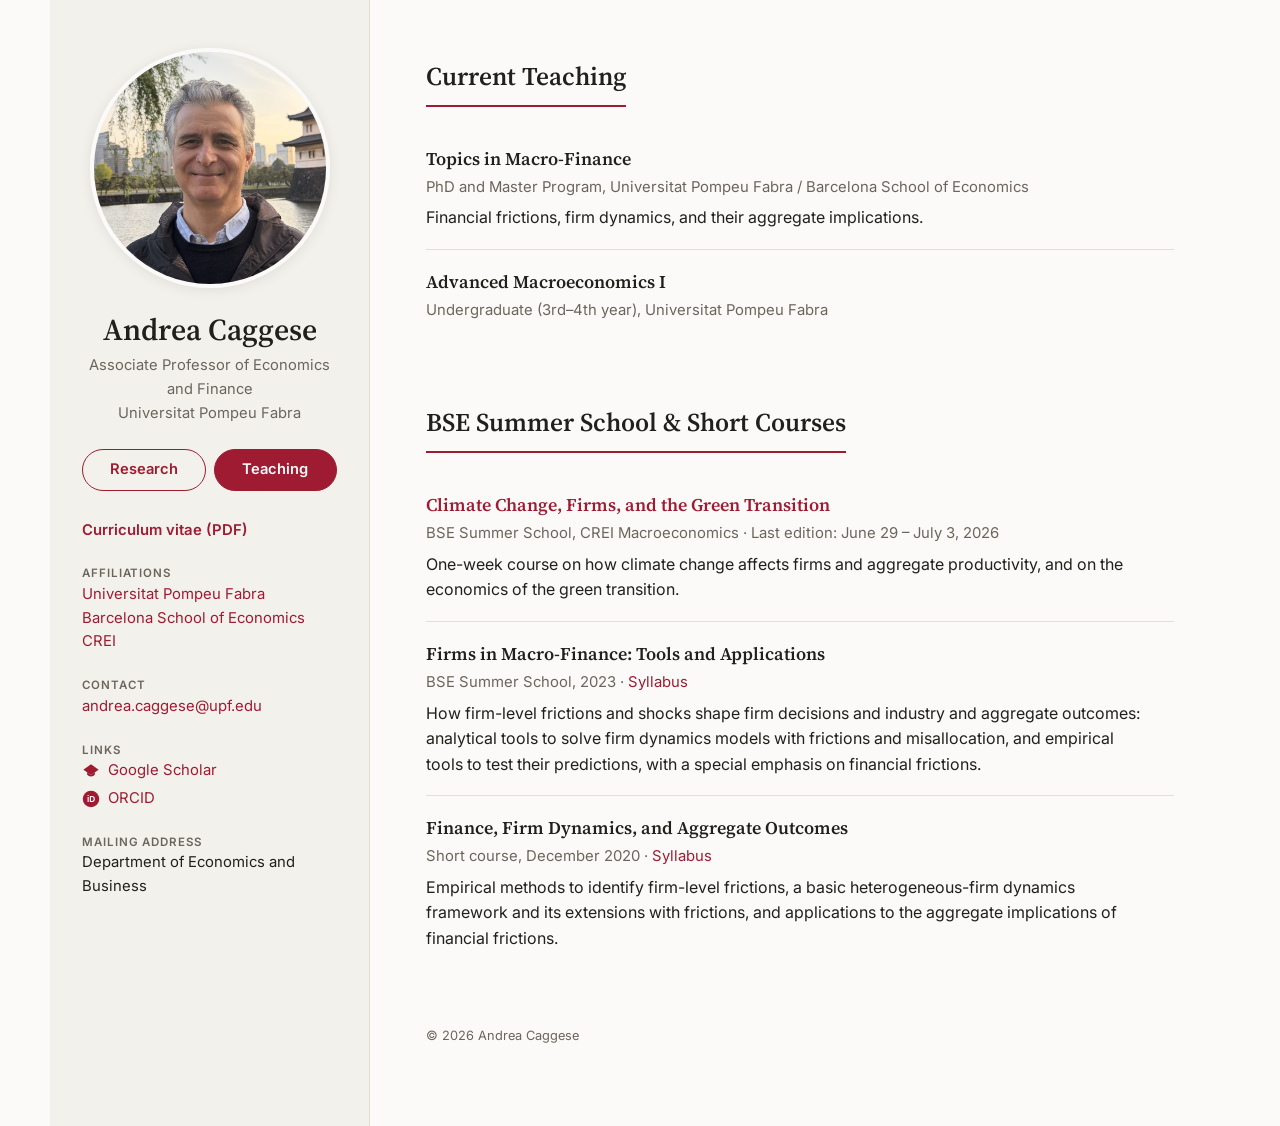
<file: teaching.html>
<!doctype html>
<html lang="en">
  <head>
    <meta charset="utf-8">
    <meta name="viewport" content="width=device-width, initial-scale=1">
    <title>Teaching · Andrea Caggese</title>
    <meta name="description" content="Teaching by Andrea Caggese at Universitat Pompeu Fabra and the Barcelona School of Economics.">
    <link rel="preconnect" href="https://fonts.googleapis.com">
    <link rel="preconnect" href="https://fonts.gstatic.com" crossorigin>
    <link href="https://fonts.googleapis.com/css2?family=Inter:wght@400;600&family=Source+Serif+4:wght@400;600&display=swap" rel="stylesheet">
    <link rel="stylesheet" href="styles.css">
    <script data-goatcounter="https://andreacaggese.goatcounter.com/count" async src="//gc.zgo.at/count.js"></script>
  </head>
  <body>
    <main class="page-shell">
      <aside class="profile" aria-label="Profile">
        <div class="profile-inner">
          <img class="portrait" src="images/portrait.jpg" alt="Andrea Caggese" width="240" height="240">
          <h1>Andrea Caggese</h1>
          <p class="role">Associate Professor of Economics and Finance<br>Universitat Pompeu Fabra</p>

          <nav class="site-nav" aria-label="Pages">
            <a href="index.html">Research</a>
            <a href="teaching.html" aria-current="page">Teaching</a>
          </nav>

          <div class="profile-details">
            <div class="profile-section">
              <a class="cv-link" href="files/Curriculum_Vitae_Caggese.pdf" target="_blank" rel="noreferrer">Curriculum vitae (PDF)</a>
            </div>

            <div class="profile-section">
              <p class="profile-section-title">Affiliations</p>
              <p>
                <a href="https://www.upf.edu/web/econ" target="_blank" rel="noreferrer">Universitat Pompeu Fabra</a><br>
                <a href="https://bse.eu/" target="_blank" rel="noreferrer">Barcelona School of Economics</a><br>
                <a href="https://crei.cat/" target="_blank" rel="noreferrer">CREI</a>
              </p>
            </div>

            <div class="profile-section">
              <p class="profile-section-title">Contact</p>
              <p><a href="mailto:andrea.caggese@upf.edu">andrea.caggese@upf.edu</a></p>
            </div>

            <div class="profile-section">
              <p class="profile-section-title">Links</p>
              <nav class="social-links" aria-label="Profiles">
                <a href="https://scholar.google.com/citations?user=9UmCBvgAAAAJ&amp;hl=en" target="_blank" rel="noreferrer">
                  <svg class="social-icon" aria-hidden="true" viewBox="0 0 24 24"><path d="M12 3 1.8 10.2 12 17.4l10.2-7.2L12 3Z"/><path d="M6.8 13.7v3.1c1.2 1.6 3 2.5 5.2 2.5s4-.9 5.2-2.5v-3.1L12 17.4l-5.2-3.7Z"/></svg>
                  <span>Google Scholar</span>
                </a>
                <a href="https://orcid.org/0000-0003-4123-1190" target="_blank" rel="noreferrer">
                  <svg class="social-icon" aria-hidden="true" viewBox="0 0 24 24"><circle cx="12" cy="12" r="11"/><text x="12" y="16.2" text-anchor="middle" font-family="Arial, sans-serif" font-weight="700" font-size="11" fill="#fff">iD</text></svg>
                  <span>ORCID</span>
                </a>
              </nav>
            </div>

            <div class="profile-section address">
              <p class="profile-section-title">Mailing address</p>
              <address>
                Department of Economics and Business<br>
                Universitat Pompeu Fabra<br>
                Ramon Trias Fargas 25–27<br>
                08005 Barcelona, Spain
              </address>
            </div>
          </div>
        </div>
      </aside>

      <section class="content" aria-label="Teaching">
        <!-- TODO: check that the current courses below are up to date -->
        <section class="section" id="current">
          <h2>Current Teaching</h2>

          <div class="course">
            <h3>Topics in Macro-Finance</h3>
            <p class="meta">PhD and Master Program, Universitat Pompeu Fabra / Barcelona School of Economics</p>
            <p>Financial frictions, firm dynamics, and their aggregate implications.</p>
          </div>

          <div class="course">
            <h3>Advanced Macroeconomics I</h3>
            <p class="meta">Undergraduate (3rd–4th year), Universitat Pompeu Fabra</p>
          </div>
        </section>

        <section class="section" id="summer-school">
          <h2>BSE Summer School &amp; Short Courses</h2>

          <div class="course">
            <h3>
              <a href="https://bse.eu/summer-school/crei-macroeconomics/climate-change-firms-green-transition" target="_blank" rel="noreferrer">Climate Change, Firms, and the Green Transition</a>
            </h3>
            <p class="meta">BSE Summer School, CREI Macroeconomics · Last edition: June 29 – July 3, 2026</p>
            <p>One-week course on how climate change affects firms and aggregate productivity, and on the economics of the green transition.</p>
          </div>

          <div class="course">
            <h3>Firms in Macro-Finance: Tools and Applications</h3>
            <p class="meta">BSE Summer School, 2023 · <a href="files/Syllabus_Firms_in_Macro_Finance_2023.pdf" target="_blank" rel="noreferrer">Syllabus</a></p>
            <p>How firm-level frictions and shocks shape firm decisions and industry and aggregate outcomes: analytical tools to solve firm dynamics models with frictions and misallocation, and empirical tools to test their predictions, with a special emphasis on financial frictions.</p>
          </div>

          <div class="course">
            <h3>Finance, Firm Dynamics, and Aggregate Outcomes</h3>
            <p class="meta">Short course, December 2020 · <a href="files/Syllabus_Finance_Firm_Dynamics_2020.pdf" target="_blank" rel="noreferrer">Syllabus</a></p>
            <p>Empirical methods to identify firm-level frictions, a basic heterogeneous-firm dynamics framework and its extensions with frictions, and applications to the aggregate implications of financial frictions.</p>
          </div>
        </section>

        <footer>© <span id="year">2026</span> Andrea Caggese</footer>
      </section>
    </main>
    <script src="script.js"></script>
  </body>
</html>
</file>
<file: styles.css>
/* ---------- Colours & fonts ---------- */
:root {
  --bg: #fbfaf8;
  --panel: #f3f1ec;
  --text: #22201c;
  --muted: #6b665d;
  --rule: #e2ded5;
  --accent: #9e1b32;        /* deep UPF-style red */
  --accent-soft: #f5e6e8;
  --serif: "Source Serif 4", Georgia, "Times New Roman", serif;
  --sans: "Inter", -apple-system, BlinkMacSystemFont, "Segoe UI", Helvetica, Arial, sans-serif;
}

@media (prefers-color-scheme: dark) {
  :root {
    --bg: #17161a;
    --panel: #1f1e23;
    --text: #e9e6e0;
    --muted: #a39e94;
    --rule: #34323a;
    --accent: #e07a8a;
    --accent-soft: #3a2328;
  }
}

* { box-sizing: border-box; }

html { scroll-behavior: smooth; }

body {
  margin: 0;
  background: var(--bg);
  color: var(--text);
  font-family: var(--sans);
  font-size: 16px;
  line-height: 1.6;
  -webkit-font-smoothing: antialiased;
}

a { color: var(--accent); text-decoration: none; }
a:hover { text-decoration: underline; text-underline-offset: 3px; }

/* ---------- Two-column layout ---------- */
.page-shell {
  display: grid;
  grid-template-columns: 320px minmax(0, 1fr);
  max-width: 1180px;
  margin: 0 auto;
  min-height: 100vh;
}

.profile {
  background: var(--panel);
  border-right: 1px solid var(--rule);
}

.profile-inner {
  position: sticky;
  top: 0;
  padding: 48px 32px;
  max-height: 100vh;
  overflow-y: auto;
}

.portrait {
  display: block;
  width: 100%;
  max-width: 240px;
  height: auto;
  aspect-ratio: 1 / 1;
  object-fit: cover;
  border-radius: 50%;
  margin: 0 auto 24px;
  border: 4px solid var(--bg);
  box-shadow: 0 2px 14px rgba(0, 0, 0, 0.08);
}

.profile h1 {
  font-family: var(--serif);
  font-weight: 600;
  font-size: 1.9rem;
  line-height: 1.2;
  margin: 0 0 6px;
  text-align: center;
}

.role {
  text-align: center;
  color: var(--muted);
  font-size: 0.92rem;
  margin: 0 0 24px;
}

/* Page navigation buttons (Research / Teaching) */
.site-nav {
  display: flex;
  gap: 8px;
  justify-content: center;
  margin-bottom: 28px;
}

.site-nav a {
  flex: 1;
  text-align: center;
  padding: 8px 12px;
  border: 1px solid var(--accent);
  border-radius: 999px;
  font-size: 0.92rem;
  font-weight: 600;
  color: var(--accent);
  transition: background 0.15s, color 0.15s;
}

.site-nav a:hover { background: var(--accent-soft); text-decoration: none; }
.site-nav a[aria-current="page"] { background: var(--accent); color: var(--bg); }

.profile-section { margin-bottom: 22px; font-size: 0.93rem; }

.profile-section-title {
  font-size: 0.72rem;
  font-weight: 600;
  letter-spacing: 0.08em;
  text-transform: uppercase;
  color: var(--muted);
  margin: 0 0 4px;
}

.profile-section p { margin: 0; }

address { font-style: normal; }

.social-links { display: flex; flex-direction: column; gap: 4px; }
.social-links a { display: inline-flex; align-items: center; gap: 8px; }
.social-icon { width: 18px; height: 18px; fill: currentColor; flex-shrink: 0; }

.cv-link {
  display: inline-flex;
  align-items: center;
  gap: 6px;
  font-weight: 600;
}

/* ---------- Main content ---------- */
.content { padding: 56px 56px 80px; }

.section { margin-bottom: 56px; scroll-margin-top: 24px; }

.section h2 {
  font-family: var(--serif);
  font-weight: 600;
  font-size: 1.6rem;
  margin: 0 0 20px;
  padding-bottom: 8px;
  border-bottom: 2px solid var(--accent);
  display: inline-block;
}

.welcome-section p {
  max-width: 68ch;
  margin: 0 0 12px;
  text-align: justify;
  hyphens: auto;
}


/* In-page section jump links */
.jump-links {
  display: flex;
  flex-wrap: wrap;
  gap: 6px 18px;
  font-size: 0.9rem;
  margin: 0 0 40px;
  padding: 0;
  list-style: none;
}
.jump-links a { color: var(--muted); }
.jump-links a:hover { color: var(--accent); }

/* ---------- Paper entries ---------- */
.paper {
  padding: 18px 0;
  border-bottom: 1px solid var(--rule);
}
.paper:last-child { border-bottom: none; }

.paper-head {
  display: flex;
  align-items: flex-start;
  justify-content: space-between;
  gap: 16px;
}

.paper h3 {
  font-family: var(--serif);
  font-weight: 600;
  font-size: 1.12rem;
  line-height: 1.35;
  margin: 0;
}

.paper-actions {
  display: flex;
  flex-wrap: wrap;
  justify-content: flex-end;
  gap: 6px;
  flex-shrink: 0;
}

.paper-actions a,
.paper-actions button {
  font: inherit;
  font-size: 0.8rem;
  font-weight: 600;
  padding: 3px 11px;
  border: 1px solid var(--rule);
  border-radius: 999px;
  background: var(--bg);
  color: var(--text);
  cursor: pointer;
  white-space: nowrap;
}

.paper-actions a:hover,
.paper-actions button:hover,
.paper-actions button[aria-expanded="true"] {
  border-color: var(--accent);
  color: var(--accent);
  text-decoration: none;
}

.paper p { margin: 4px 0 0; }

.authors { color: var(--muted); font-size: 0.95rem; }

.status { font-size: 0.95rem; }
.status em { font-style: italic; }

.extra { font-size: 0.88rem; color: var(--muted); }

.abstract {
  margin-top: 10px;
  padding: 12px 16px;
  background: var(--panel);
  border-radius: 6px;
  font-size: 0.93rem;
  line-height: 1.6;
}
.abstract p { margin: 0; }

/* ---------- Teaching page ---------- */
.course {
  padding: 18px 0;
  border-bottom: 1px solid var(--rule);
}
.course:last-child { border-bottom: none; }
.course h3 {
  font-family: var(--serif);
  font-weight: 600;
  font-size: 1.12rem;
  margin: 0;
}
.course .meta { color: var(--muted); font-size: 0.93rem; margin: 2px 0 6px; }
.course p { margin: 6px 0 0; max-width: 72ch; }

footer {
  margin-top: 40px;
  font-size: 0.8rem;
  color: var(--muted);
}

/* ---------- Mobile ---------- */
@media (max-width: 860px) {
  .page-shell { grid-template-columns: 1fr; }
  .profile { border-right: none; border-bottom: 1px solid var(--rule); }
  .profile-inner { position: static; max-height: none; padding: 32px 16px 20px; }
  .portrait { max-width: 150px; margin-bottom: 16px; }
  .profile h1 { font-size: 1.6rem; }
  .role { margin-bottom: 16px; }
  .site-nav { margin-bottom: 18px; }
  .profile-details { text-align: center; }
  .profile-section { margin-bottom: 12px; }
  .profile-section.address { display: none; }
  .social-links { flex-direction: row; justify-content: center; gap: 18px; }
  .content { padding: 32px 16px 56px; }
  .paper-head { flex-direction: column; gap: 8px; }
  .paper-actions { justify-content: flex-start; }
}
</file>
